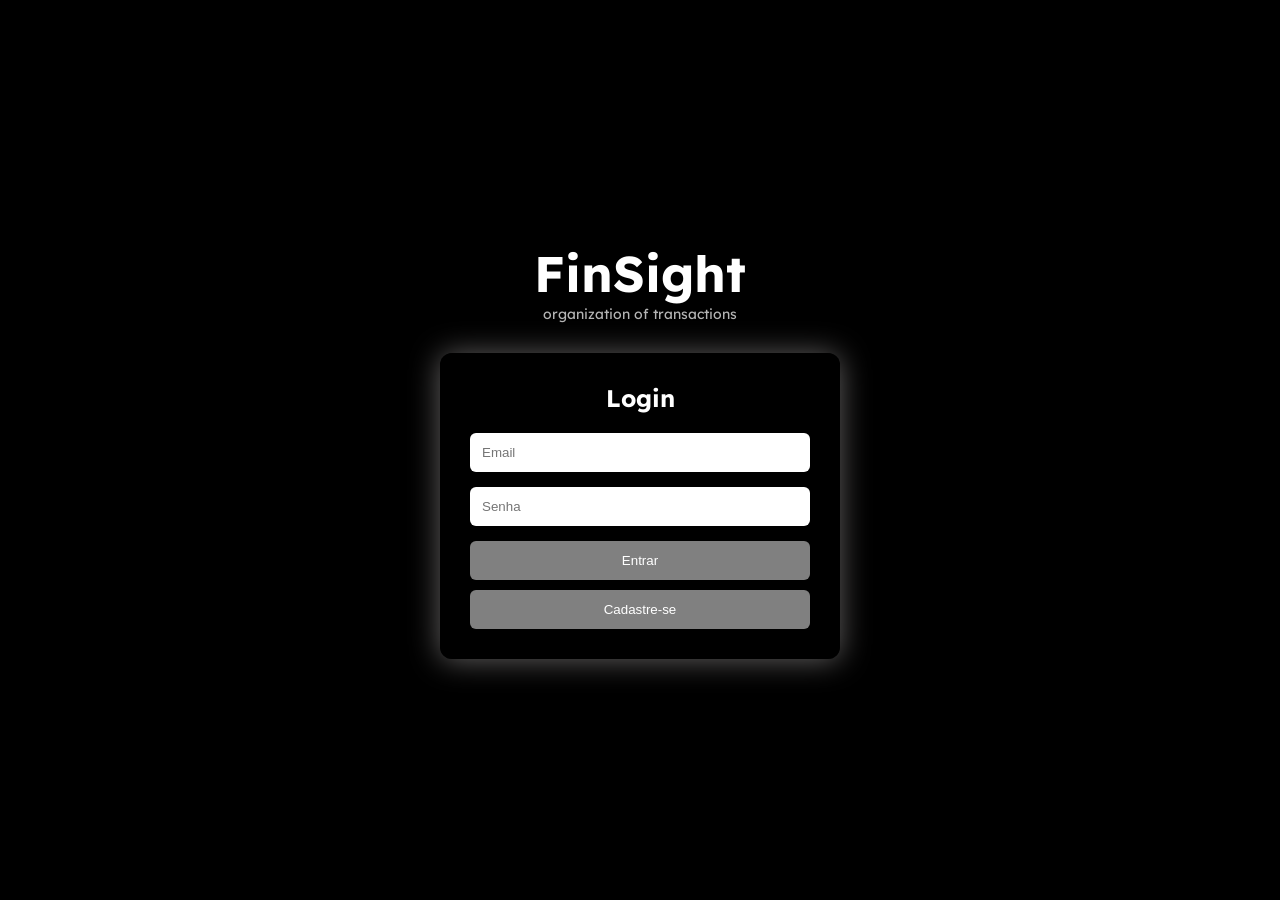
<file: src/login/index.html>
<!DOCTYPE html>
<html lang="en">

<head>
    <meta charset="UTF-8">
    <meta name="viewport" content="width=device-width, initial-scale=1.0">
    <title>FinSight Login</title>
    <link rel="stylesheet" href="/src/login/index.css">
        <link href="https://fonts.googleapis.com/css2?family=Lexend:wght@100..900&display=swap" rel="stylesheet">
</head>

<body>

    <div class="container">

        <div class="logo">
            <h1>FinSight</h1>
            <p>organization of transactions</p>
        </div>

        <div class="login-box">
            <h2>Login</h2>

            <input type="text" placeholder="Email">
            <input type="password" placeholder="Senha">

            <a href="/src/saldo/entrar.html"><button>Entrar</button></a>
            <a href="/src/cadastro/cadastro.html"><button class="cadastro">Cadastre-se</button></a>
        </div>

    </div>

</body>

</html>
</file>
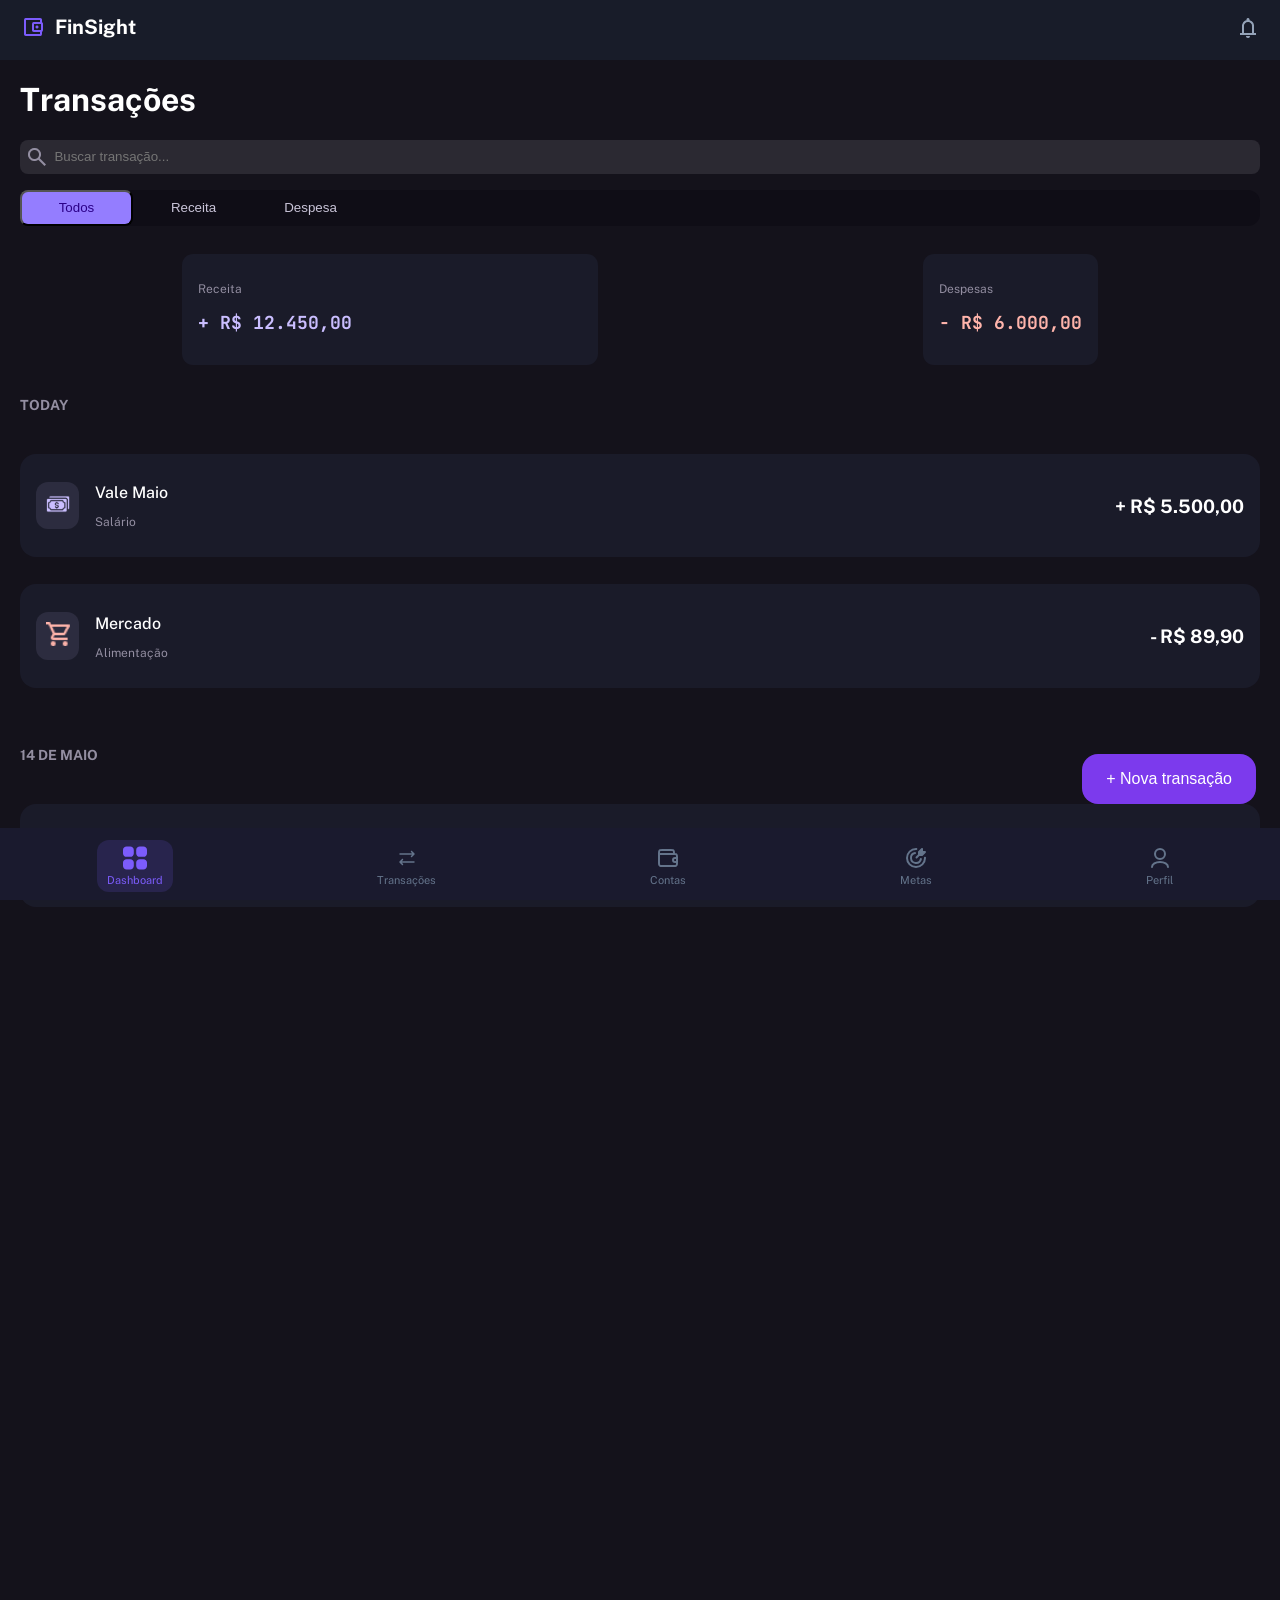
<file: src/transações/index.html>
<!DOCTYPE html>
<html lang="en">

<head>
    <meta charset="UTF-8">
    <meta name="viewport" content="width=device-width, initial-scale=1.0">
    <link rel="stylesheet" href="index.css">
    <title>Document</title>
</head>

<body>
    <header class="cabecalho">
        <div class="logo">
            <img src="/src/assets/Icon_finsight.png">
            <p>FinSight</p>
        </div>
        <div class="notificacao">
            <img src="/src/assets/Icon_notificação.png">
        </div>
    </header>

    <main>
        <header>
            <h1>Transações</h1>
            <search>
                <img src="/src/assets/Icon_lupa.png" alt="icone_lupa">
                <label for="busca"></label>
                <input type="text" id="busca" placeholder="Buscar transação...">
            </search>

            <nav class="filtros">
                <button class="filtro_ativo">Todos</button>
                <button class="filtro">Receita</button>
                <button class="filtro">Despesa</button>
            </nav>
        </header>

        <section class="valores">
            <div id="valores_receita">
                <p>Receita</p>
                <h2>+ R$ 12.450,00</h2>
            </div>
            <div id="valores_despesa">
                <p>Despesas</p>
                <h2>- R$ 6.000,00</h2>
            </div>
        </section>

        <section class="transacoes">
            <p class="transacoes_data">TODAY</p>

            <div class="movimentacao">
                <div class="movimentacao_esquerda">
                    <div class="movimentacao_logo">
                        <img src="/src/assets/Icon_grana.png">
                    </div>
                    <div class="movimentacao_name">
                        <h2>Vale Maio</h2>
                        <p>Salário</p>
                    </div>
                </div>
                <h3 class="movimentacao_valor">+ R$ 5.500,00</h3>
            </div>

            <div class="movimentacao">
                <div class="movimentacao_esquerda">
                    <div class="movimentacao_logo">
                        <img src="/src/assets/Icon_carrinho.png">
                    </div>
                    <div class="movimentacao_name">
                        <h2>Mercado</h2>
                        <p>Alimentação</p>
                    </div>
                </div>
                <h3 class="movimentacao_valor">- R$ 89,90</h3>
            </div>

            <p class="transacoes_data">14 DE MAIO</p>
            <div class="movimentacao">
                <div class="movimentacao_esquerda">
                    <div class="movimentacao_logo">
                        <img src="/src/assets/Icon_carrinho.png">
                    </div>
                    <div class="movimentacao_name">
                        <h2>Mercado</h2>
                        <p>Alimentação</p>
                    </div>
                </div>
                <h3 class="movimentacao_valor">- R$ 89,90</h3>
            </div>
        </section>

        <button id="create_transacao">
            + Nova transação
        </button>
    </main>

    <footer>
  <nav id="navbar">
    <div class="nav_item active" onclick="ativarItem(this)">
      <svg viewBox="0 -0.5 21 21" fill="none" xmlns="http://www.w3.org/2000/svg">
        <g stroke="none" stroke-width="1" fill="none" fill-rule="evenodd">
          <g transform="translate(-99,-200)" fill="currentColor">
            <g transform="translate(56,160)">
              <path d="M60.85,51 L57.7,51 C55.96015,51 54.55,52.343 54.55,54 L54.55,57 C54.55,58.657 55.96015,60 57.7,60 L60.85,60 C62.58985,60 64,58.657 64,57 L64,54 C64,52.343 62.58985,51 60.85,51 M49.3,51 L46.15,51 C44.41015,51 43,52.343 43,54 L43,57 C43,58.657 44.41015,60 46.15,60 L49.3,60 C51.03985,60 52.45,58.657 52.45,57 L52.45,54 C52.45,52.343 51.03985,51 49.3,51 M60.85,40 L57.7,40 C55.96015,40 54.55,41.343 54.55,43 L54.55,46 C54.55,47.657 55.96015,49 57.7,49 L60.85,49 C62.58985,49 64,47.657 64,46 L64,43 C64,41.343 62.58985,40 60.85,40 M52.45,43 L52.45,46 C52.45,47.657 51.03985,49 49.3,49 L46.15,49 C44.41015,49 43,47.657 43,46 L43,43 C43,41.343 44.41015,40 46.15,40 L49.3,40 C51.03985,40 52.45,41.343 52.45,43"/>
            </g>
          </g>
        </g>
      </svg>
      <span>Dashboard</span>
    </div>

    <div class="nav_item" onclick="ativarItem(this)">
      <svg viewBox="0 0 24 24" fill="none" xmlns="http://www.w3.org/2000/svg">
        <path d="M19.75 16C19.75 16.41 19.41 16.75 19 16.75H6.81L8.03 17.97C8.32 18.26 8.32 18.74 8.03 19.03C7.88 19.18 7.69 19.25 7.5 19.25C7.31 19.25 7.12 19.18 6.97 19.03L4.47 16.53C4.4 16.46 4.35 16.38 4.31 16.29C4.23 16.11 4.23 15.9 4.31 15.72C4.35 15.63 4.4 15.55 4.47 15.48L6.97 12.98C7.26 12.69 7.74 12.69 8.03 12.98C8.32 13.27 8.32 13.75 8.03 14.04L6.81 15.26H19C19.41 15.26 19.75 15.6 19.75 16.01V16ZM5 8.75001H17.19L15.97 9.97001C15.68 10.26 15.68 10.74 15.97 11.03C16.12 11.18 16.31 11.25 16.5 11.25C16.69 11.25 16.88 11.18 17.03 11.03L19.53 8.53001C19.6 8.46001 19.65 8.38001 19.69 8.29001C19.77 8.11001 19.77 7.90001 19.69 7.72001C19.65 7.63001 19.6 7.55001 19.53 7.48001L17.03 4.98001C16.74 4.69001 16.26 4.69001 15.97 4.98001C15.68 5.27001 15.68 5.75001 15.97 6.04001L17.19 7.26001H5C4.59 7.26001 4.25 7.60001 4.25 8.01001C4.25 8.42001 4.59 8.76001 5 8.76001V8.75001Z" fill="currentColor"/>
      </svg>
      <span>Transações</span>
    </div>

    <div class="nav_item" onclick="ativarItem(this)">
      <svg viewBox="0 0 24 24" fill="none" xmlns="http://www.w3.org/2000/svg">
        <path d="M18 8V7.2C18 6.0799 18 5.51984 17.782 5.09202C17.5903 4.71569 17.2843 4.40973 16.908 4.21799C16.4802 4 15.9201 4 14.8 4H6.2C5.07989 4 4.51984 4 4.09202 4.21799C3.71569 4.40973 3.40973 4.71569 3.21799 5.09202C3 5.51984 3 6.0799 3 7.2V8M21 12H19C17.8954 12 17 12.8954 17 14C17 15.1046 17.8954 16 19 16H21M3 8V16.8C3 17.9201 3 18.4802 3.21799 18.908C3.40973 19.2843 3.71569 19.5903 4.09202 19.782C4.51984 20 5.07989 20 6.2 20H17.8C18.9201 20 19.4802 20 19.908 19.782C20.2843 19.5903 20.5903 19.2843 20.782 18.908C21 18.4802 21 17.9201 21 16.8V11.2C21 10.0799 21 9.51984 20.782 9.09202C20.5903 8.71569 20.2843 8.40973 19.908 8.21799C19.4802 8 18.9201 8 17.8 8H3Z" stroke="currentColor" stroke-width="2" stroke-linecap="round" stroke-linejoin="round"/>
      </svg>
      <span>Contas</span>
    </div>

    <div class="nav_item" onclick="ativarItem(this)">
      <svg viewBox="0 0 24 24" fill="none" xmlns="http://www.w3.org/2000/svg">
        <path d="M21.92,5.62A1,1,0,0,0,21,5H19V3a1,1,0,0,0-.62-.92,1,1,0,0,0-1.09.21l-3,3A1,1,0,0,0,14,6V8.59l-2.21,2.2a1,1,0,0,0,0,1.42,1,1,0,0,0,1.42,0L15.41,10H18a1,1,0,0,0,.71-.29l3-3A1,1,0,0,0,21.92,5.62Z" fill="currentColor"/>
        <path d="M12,22A10,10,0,0,1,12,2h.42a1,1,0,1,1-.18,2H12a8,8,0,1,0,8,8,1.93,1.93,0,0,0,0-.24,1,1,0,0,1,.91-1.09,1,1,0,0,1,1.09.91c0,.14,0,.28,0,.42A10,10,0,0,1,12,22Zm5.88-8.8a1,1,0,0,0-2-.4A4,4,0,1,1,11.2,8.08a1,1,0,1,0-.4-2,6,6,0,1,0,7.08,7.08Z" fill="currentColor"/>
      </svg>
      <span>Metas</span>
    </div>

    <div class="nav_item" onclick="ativarItem(this)">
      <svg viewBox="0 0 24 24" fill="none" xmlns="http://www.w3.org/2000/svg">
        <path d="M20 21C20 18.2386 16.4183 16 12 16C7.58172 16 4 18.2386 4 21M12 13C9.23858 13 7 10.7614 7 8C7 5.23858 9.23858 3 12 3C14.7614 3 17 5.23858 17 8C17 10.7614 14.7614 13 12 13Z" stroke="currentColor" stroke-width="2" stroke-linecap="round" stroke-linejoin="round"/>
      </svg>
      <span>Perfil</span>
    </div>
  </nav>
</footer>
    <script src="../transações/index.js"></script>
</body>

</html>
</file>
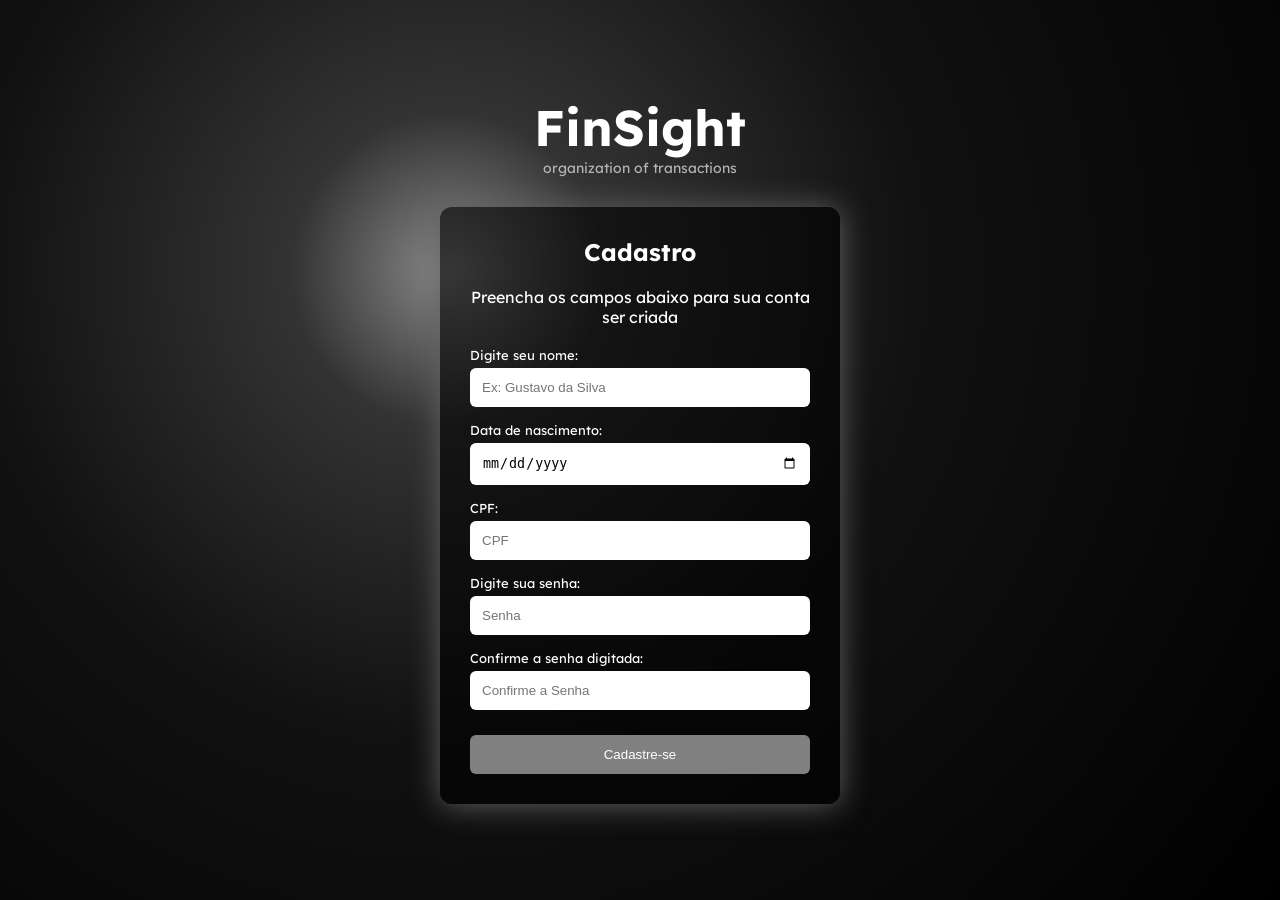
<file: src/cadastro/cadastro.html>
<!doctype html>
<html lang="pt-BR">
  <head>
    <meta charset="UTF-8" />
    <meta name="viewport" content="width=device-width, initial-scale=1.0" />
    <title>FinSight Login</title>
    <link rel="stylesheet" href="/src/cadastro/cadastro.css" />
    <link
      href="https://fonts.googleapis.com/css2?family=Lexend:wght@100..900&display=swap"
      rel="stylesheet"
    />
  </head>

  <body>
    <div class="container">
      <div class="logo">
        <h1>FinSight</h1>
        <p>organization of transactions</p>
      </div>

      <div class="login-box">
        <h2>Cadastro</h2>
        <p>Preencha os campos abaixo para sua conta ser criada</p>
        <br />

        <div class="campos_cadastro">
          <p>Digite seu nome:</p>
          <input type="text" id="nome" placeholder="Ex: Gustavo da Silva" />

          <p>Data de nascimento:</p>
          <input
            type="date"
            id="dataNascimento"
            name="dataNascimento"
            required
          />

          <p>CPF:</p>
          <input
            type="text"
            id="cpf"
            name="cpf"
            placeholder="CPF"
            maxlength="14"
            required
          />

          <p>Digite sua senha:</p>
          <input type="password" class="senha" placeholder="Senha" />

          <p>Confirme a senha digitada:</p>
          <input type="password" class="senha" placeholder="Confirme a Senha" />
        </div>

        <button class="cadastro" id="btnCadastro">Cadastre-se</button>
        <p id="mensagem_cadastro_criado">
          Cadastro realizado com sucesso! Clique em "Entrar" para continuar.
        </p>
        <p id="mensagem_cadastro_erro_dados">
          Erro! Preencha todos os campos antes de continuar.
        </p>
        <p id="mensagem_cadastro_erro_senha">
          Erro! As senhas digitadas não coincidem. Verifique e tente novamente.
        </p>
      </div>
    </div>

    <script>
      let clicou = false;

      const botao = document.getElementById("btnCadastro");

      const mensagemConcluido = document.getElementById(
        "mensagem_cadastro_criado",
      );
      const mensagemErroDados = document.getElementById(
        "mensagem_cadastro_erro_dados",
      );
      const mensagemErroSenha = document.getElementById(
        "mensagem_cadastro_erro_senha",
      );

      const nome = document.getElementById("nome");
      const cpf = document.getElementById("cpf");
      const senha = document.getElementsByClassName("senha");

      botao.addEventListener("click", function () {
        if (!clicou) {
          mensagemConcluido.style.display = "none";
          mensagemErroDados.style.display = "none";
          mensagemErroSenha.style.display = "none";

          if (
            nome.value != "" &&
            cpf.value != "" &&
            senha[0].value != "" &&
            senha[1].value != "" &&
            senha[0].value === senha[1].value
          ) {
            mensagemConcluido.style.display = "block";
            clicou = true;
            botao.innerText = "Entrar";
          } else if (
              nome.value == "" ||
              cpf.value == "" ||
              senha[0].value == "" ||
              senha[1].value == "" 
            ) {
              mensagemErroDados.style.display = "block";
            } else if (senha[0].value !== senha[1].value) {
                mensagemErroSenha.style.display = "block";
            }
        } else {
          window.location.href = "/src/saldo/entrar.html"
        }
    });
    </script>
  </body>
</html>
</file>
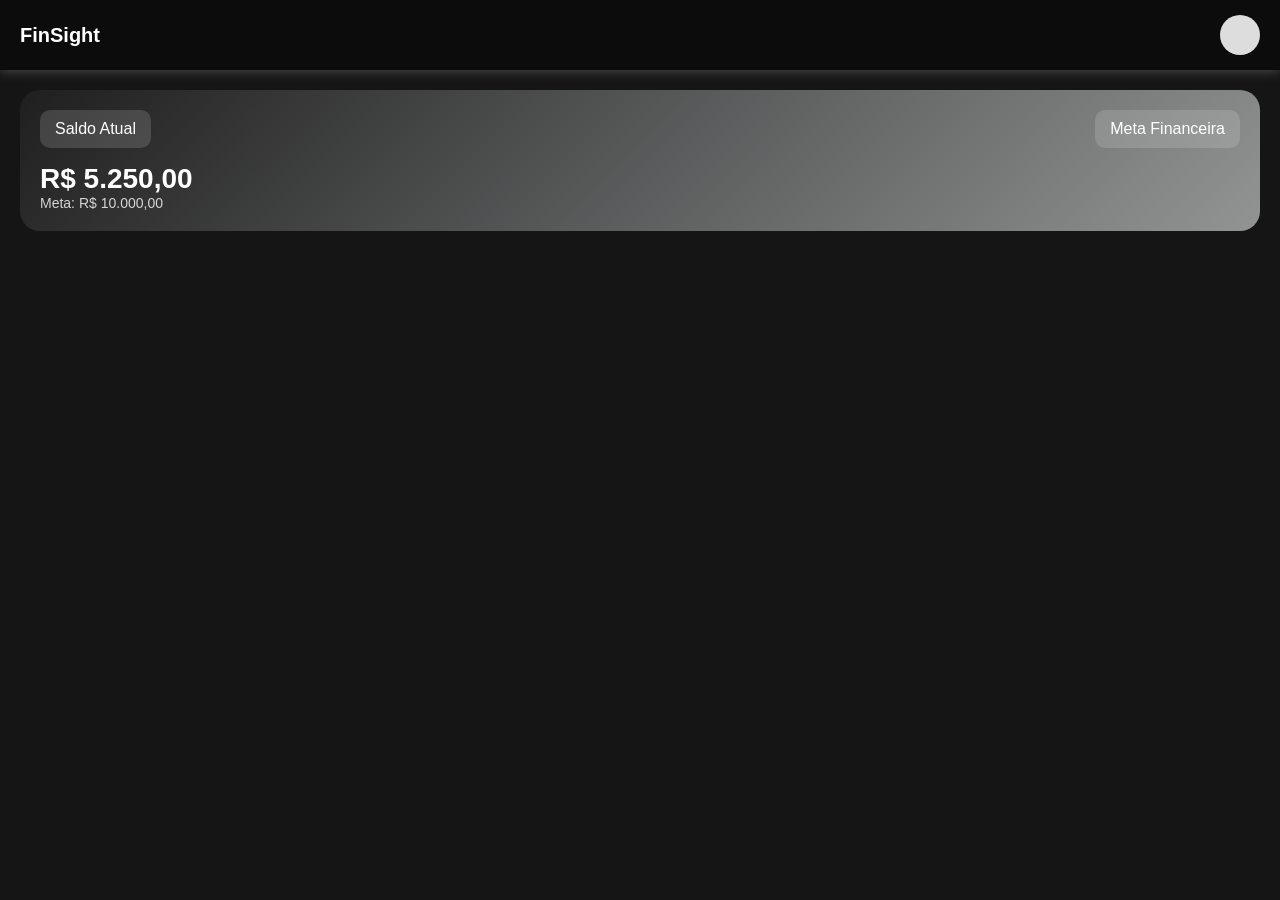
<file: src/saldo/entrar.html>
<!DOCTYPE html>
<html lang="pt-br">
<head>
<meta charset="UTF-8">
<meta name="viewport" content="width=device-width, initial-scale=1.0">
<title>FinSight</title>

<style>
* {
    margin: 0;
    padding: 0;
    box-sizing: border-box;
}

body {
    font-family: "Segoe UI", sans-serif;
    background: #151515;
}

/* HEADER */
header {
    display: flex;
    justify-content: space-between;
    align-items: center;
    padding: 15px 20px;
    background: rgb(12, 12, 12);
    box-shadow: 0 2px 10px rgb(69, 68, 68);
}

.logo {
    font-size: 20px;
    font-weight: bold;
    color: white;
}

.user-icon {
    width: 40px;
    height: 40px;
    background: #ddd;
    border-radius: 50%;
    cursor: pointer;
}

/* CONTAINER */
.container {
    padding: 20px;
}

/* CARD PRINCIPAL */
.card {
    background: linear-gradient(135deg, #1f1f20, #929494);
    color: white;
    border-radius: 20px;
    padding: 20px;
    margin-bottom: 20px;
}

/* LINKS CLICÁVEIS */
.links {
    display: flex;
    justify-content: space-between;
    margin-bottom: 15px;
}

.link-box {
    background: rgba(246, 244, 244, 0.15);
    padding: 10px 15px;
    border-radius: 10px;
   
    pointer-events: none;
}

.link-box:hover {
    background: white;
}

/* SALDO */
.saldo {
    font-size: 28px;
    font-weight: bold;
    margin-top: 10px;
}

/* META */
.meta {
    font-size: 14px;
    opacity: 0.8;
}

a{
    text-decoration: none;
    color: white;
     transition: 0.3s;
}

a:hover{
    background-color: white;
}

/* RESPONSIVO */
@media (max-width: 600px) {
    .saldo {
        font-size: 22px;
    }

    .logo {
        font-size: 18px;
    }
}
</style>

</head>
<body>

<header>
    <div class="logo">FinSight</div>
    <div class="user-icon"></div>
</header>

<div class="container">

    <div class="card">
        
        <div class="links">
            <div class="link-box">
                Saldo Atual
            </div>

            <a href="/src/meta.html"><div class="link-box" onclick="alert('Meta Financeira')">
                Meta Financeira
            </div></a>
        </div>

        <div class="saldo">R$ 5.250,00</div>
        <div class="meta">Meta: R$ 10.000,00</div>

    </div>

</div>

</body>
</html>
</file>
<file: src/login/index.css>
* {
    margin: 0;
    padding: 0;
    box-sizing: border-box;
}

body {
    font-family: "Lexend", sans-serif;
    background-color: black;
    height: 100vh;
    display: flex;
    justify-content: center;
    align-items: center;
}

/* container geral */
.container {
    width: 90%;
    max-width: 400px;
    text-align: center;
}

/* logo */
.logo h1 {
    color: white;
    font-size: 50px;
    font-family: "Lexend", sans-serif;
    pointer-events: none;
}

.logo p {
    color: rgb(180, 180, 180);
    font-size: 14px;
    margin-bottom: 30px;
    font-family: "Lexend", sans-serif;
    pointer-events: none;
}

/* caixa de login */
.login-box {
    background-color: rgba(0, 0, 0, 0.6);
    padding: 30px;
    border-radius: 12px;
    box-shadow: 0 1px 30px rgb(100, 98, 98);
}

/* título */
.login-box h2 {
    color: white;
    margin-bottom: 20px;
    pointer-events: none;
}

/* inputs */
.login-box input {
    width: 100%;
    padding: 12px;
    margin-bottom: 15px;
    border: none;
    border-radius: 6px;
    outline: none;
}

/* botão */
.login-box button {
    width: 100%;
    padding: 12px;
    background-color: #808080;
    color: white;
    border: none;
    border-radius: 6px;
    cursor: pointer;
    transition: 0.3s;
    text-decoration: none;
}

.login-box a {
    text-decoration: none;
    color: #ffffff;

}

.login-box button:hover {
    background-color: #5f5f5f;
}

/* RESPONSIVO EXTRA */
@media (max-width: 600px) {
    .logo h1 {
        font-size: 35px;
    }

    .login-box {
        padding: 20px;
    }
}

.cadastro {
    margin-top: 10px;
    width: 100%;
    padding: 12px;
    background-color: #808080;
    color: white;
    border: none;
    border-radius: 6px;
    cursor: pointer;
    transition: 0.3s;
}
</file>
<file: src/transações/index.css>
@import url('https://fonts.googleapis.com/css2?family=JetBrains+Mono:ital,wght@0,100..800;1,100..800&family=Public+Sans:ital,wght@0,100..900;1,100..900&display=swap');



body {
    margin: 0;
    color: white;
    font-family: 'Public Sans';
    background-color: #14121B;
    height: 200vh;
}

.cabecalho {
    display: flex;
    justify-content: space-between;
    padding: 1.125rem 1.5rem;
    background-color: #1A1F2ECC;
    color: white;
    margin-bottom: .95rem;

    & .logo {
        width: 1.1rem;
        height: 1.1rem;
        display: flex;
        align-items: center;
        gap: 0.75rem;
        font-weight: bold;
        font-size: 1.25rem;

    }

    & .notificacao img {
        width: 1rem;
        height: 1.25rem;
    }
}

main {
    padding: 0 1.25rem;

    & search {
        display: flex;
        align-items: center;
        justify-content: space-around;
        background-color: #2B2932;
        padding: .5rem;
        border-radius: .5rem;
        gap: .2rem;
        margin: 1rem 0;

        & #busca {
            background-color: #2B2932;
            border: none;
            width: 100%;
            outline: none;
        }
    }

    & nav.filtros {
        background-color: #0F0D16;
        border-radius: .75rem;
        margin-bottom: 1.75rem;


        & .filtro {
            width: 7.063rem;
            height: 2.25rem;
            background-color: transparent;
            color: #C9C4D8;
            border: none;
            cursor: pointer;
        }

        & .filtro_ativo {
            width: 7.063rem;
            ;
            height: 2.25rem;
            border-radius: .5rem;
            background-color: #947DFF;
            color: #2B0088;
        }
    }

    & .valores {
        display: flex;
        justify-content: space-around;

        & p {
            font-size: .75rem;
            color: #938EA1;
            margin-bottom: .25rem;
        }


        & h2 {
            font-size: 1.125rem;
            font-family: 'JetBrains Mono';
        }

        & #valores_receita {
            padding: 1rem;
            background-color: #23294066;
            border-radius: .7rem;
            width: 30vw;
            min-width: 30vw;

            & h2 {
                color: #CABEFF;
            }
        }

        & #valores_despesa {
            padding: 1rem;
            background-color: #23294066;
            border-radius: .7rem;

            & h2 {
                color: #FFB4AB;
            }
        }
    }

    & .transacoes {
        display: flex;
        flex-direction: column;
        gap: 3vh;

        & .transacoes_data {
            margin-top: 2rem;
            font-weight: bold;
            font-size: .875rem;
            color: #938EA1;
        }

        & .movimentacao {
            display: flex;
            align-items: center;
            justify-content: space-between;
            background-color: #23294066;
            padding: 1rem;
            border-radius: 1rem;

            & .movimentacao_esquerda {
                display: flex;
                align-items: center;
                gap: 1rem;
            }

            & .movimentacao_logo {
                padding: .6rem;
                background-color: #CABEFF1A;
                border-radius: .75rem;

                & img {
                    width: 1.5rem;
                    height: 1.5rem;
                }
            }

            & .movimentacao_name {
                & h2 {
                    font-weight: 500;
                    font-size: 1rem;
                }

                & p {
                    font-size: .75rem;
                    color: #938EA1;
                }
            }
        }
    }

    & #create_transacao {
        position: fixed;
        bottom: 6rem;
        right: 1.5rem;
        background: #7c3aed;
        color: white;
        border: none;
        border-radius: 16px;
        padding: 16px 24px;
        font-size: 1rem;
        cursor: pointer;
        z-index: 100;
    }
}

footer {
    position: fixed;
    bottom: 0;
    left: 0;
    width: 100%;
    background: #1a1a2e;
    padding: 12px 0 8px;
    position: fixed;
    z-index: 100;

    & #navbar {
        display: flex;
        justify-content: space-around;
        align-items: center;

    }

    & .nav_item {
        display: flex;
        flex-direction: column;
        align-items: center;
        gap: 4px;
        cursor: pointer;
        color: #64748B !important;
        padding: 6px 10px;
        border-radius: 12px;

        & svg {
            width: 24px;
            height: 24px;
            color: inherit !important;
        }

        & span {
            font-size: 11px;
        }

        &.active {
            color: #7C5CFC !important;
            background: rgba(124, 92, 252, 0.15) !important;
        }
    }
}
</file>
<file: src/cadastro/cadastro.css>
* {
    margin: 0;
    padding: 0;
    box-sizing: border-box;
}

body {
    font-family: "Lexend", sans-serif;
background: radial-gradient(circle at 35% 30%, #888 0%, #333 15%, #111 45%, #000 100%);    background-size: cover;
    background-position: center;
    height: 100vh;
    display: flex;
    justify-content: center;
    align-items: center;
}

.container {
    width: 90%;
    max-width: 400px;
    text-align: center;

    .logo {
        h1 {
            color: white;
            font-size: 50px;
            font-family: "Lexend", sans-serif;
            pointer-events: none;
        }

        p {
            color: rgb(180, 180, 180);
            font-size: 14px;
            margin-bottom: 30px;
            font-family: "Lexend", sans-serif;
            pointer-events: none;
        }
    }

    .login-box {
        background-color: rgba(0, 0, 0, 0.6);
        padding: 30px;
        border-radius: 12px;
        box-shadow: 0 1px 30px rgb(100, 98, 98);

        h2 {
            color: white;
            margin-bottom: 20px;
            pointer-events: none;
        }

        p{
             color: white;
        }
        
        .campos_cadastro {
            text-align: start;

            p {
                margin-bottom: 5px;
                font-size: 13px;
            }

            input {
                width: 100%;
                padding: 12px;
                margin-bottom: 15px;
                border: none;
                border-radius: 6px;
                outline: none;
            }
        }

        .cadastro {
            margin-top: 10px;
            width: 100%;
            padding: 12px;
            background-color: #808080;
            color: white;
            border: none;
            border-radius: 6px;
            cursor: pointer;
            transition: 0.3s;

            &:hover {
                background-color: #5f5f5f;
            }
        }

        #mensagem_cadastro_criado {
            display: none;
            color: #ffffff;
            margin-top: 10px;
            font-weight: bold;
            font-family: "Lexend", sans-serif;
            font-size: 12px;
        }
        
        #mensagem_cadastro_erro_dados {
            display: none;
            color: #ffffff;
            margin-top: 10px;
            font-weight: bold;
            font-family: "Lexend", sans-serif;
            font-size: 12px;
        }
        
        #mensagem_cadastro_erro_senha {
            display: none;
            color: #ffffff;
            margin: 10px 0;
            font-weight: bold;
            font-family: "Lexend", sans-serif;
            font-size: 12px;
        }
        
    }
}

@media (max-width: 600px) {
    .container {
        .logo h1 {
            font-size: 35px;
        }

        .login-box {
            padding: 20px;
        }
    }
}
</file>
